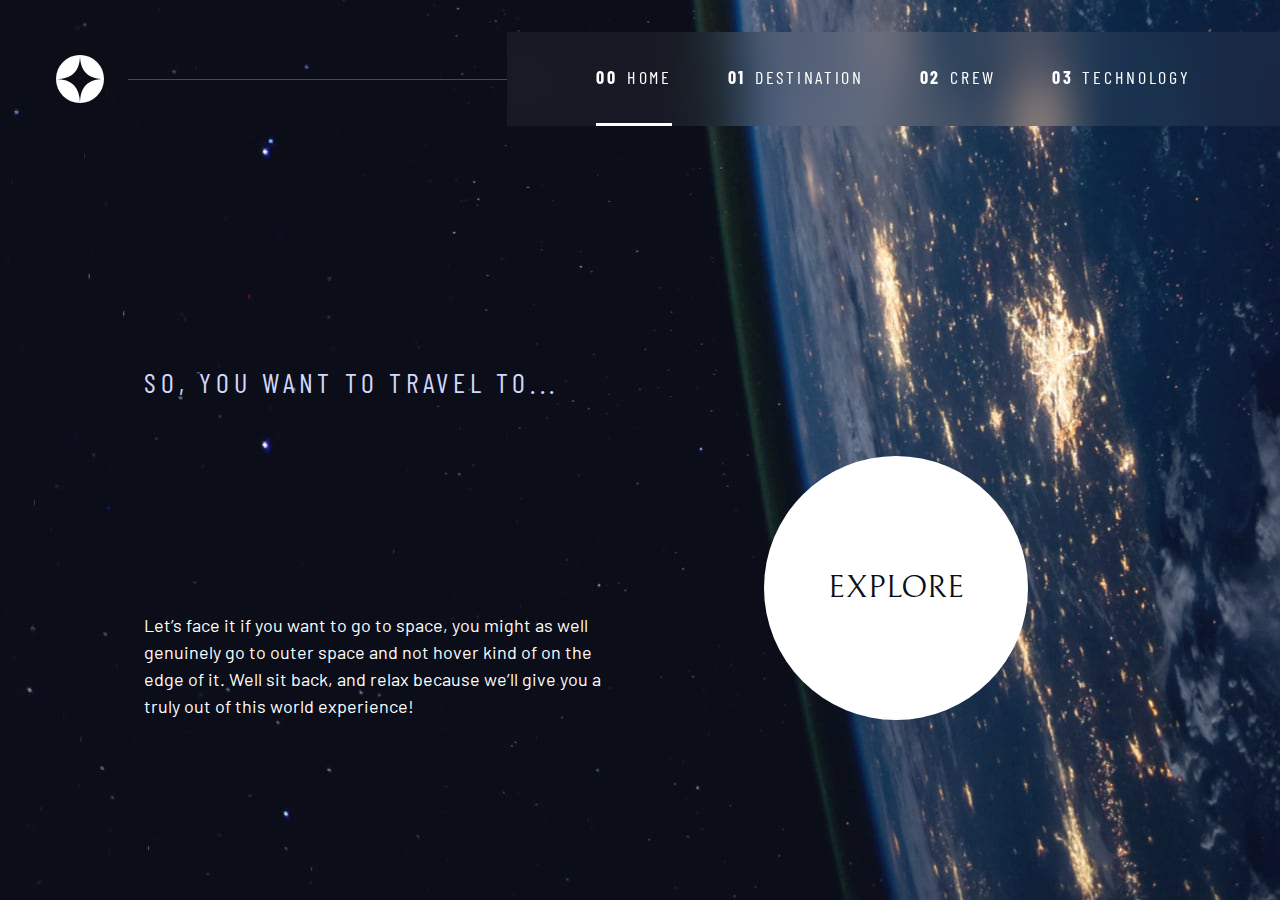
<file: index.html>
<!DOCTYPE html>
<html lang="en">
    <head>
        <meta charset="UTF-8">
        <meta name="viewport" content="width=device-width, initial-scale=1.0">

        <link rel="icon" type="image/png" sizes="32x32" href="./assets/favicon-32x32.png">
        <!-- Google fonts -->
        <link rel="preconnect" href="https://fonts.googleapis.com">
        <link rel="preconnect" href="https://fonts.gstatic.com" crossorigin>
        <link href="https://fonts.googleapis.com/css2?family=Barlow+Condensed:wght@400;700&family=Bellefair&family=Barlow:wght@400;700&display=swap"
            rel="stylesheet">
            <!-- Custom CSS -->
        <link rel="stylesheet" href="index.css">
        <title>Dream Space</title>
        <script src="navigation.js" defer></script>
        <script src="tabs.js" defer></script>
    </head>
    <body class="home">
        <header class="primary-header flex">
            <div>
                <img src="./assets/shared/logo.svg" alt="space tourism logo" class="logo">
            </div>
            <button class="mobile-nav-toggle" aria-controls="primary-navigation"><span class="sr-only" aria-expanded="false">Menu</span></button>
            <nav>
                <ul id="primary-navigation" data-visible="false" class="primary-navigation underline-indicators flex">
                    <li class="active"><a class="ff-sans-cond uppercase text-white letter-spacing-2" href="index.html"><span aria-hidden="true">00</span>Home</a>
                    <li><a class="ff-sans-cond uppercase text-white letter-spacing-2" href="destination.html"><span aria-hidden="true">01</span>Destination</a>
                    <li><a class="ff-sans-cond uppercase text-white letter-spacing-2" href="crew.html"><span aria-hidden="true">02</span>Crew</a>
                    <li><a class="ff-sans-cond uppercase text-white letter-spacing-2" href="technology.html"><span aria-hidden="true">03</span>Technology</a>
                </ul>
            </nav>
            <!-- ::after element -->
        </header>
        <main class="grid-container grid-container--home">
            <div>
              <h1 class="text-accent fs-500 ff-sans-cond uppercase letter-spacing-1">So, you want to travel to...
              <span class="d-block">
                <svg id="logo-svg" width="773" height="199" viewBox="0 0 773 199" fill="none" xmlns="http://www.w3.org/2000/svg">
                    <path d="M113.449 53.6364C112.384 44.6402 108.063 37.6562 100.487 32.6847C92.9115 27.7131 83.6193 25.2273 72.6108 25.2273C64.5616 25.2273 57.5185 26.5293 51.4816 29.1335C45.5038 31.7377 40.8281 35.3184 37.4546 39.8757C34.1402 44.433 32.483 49.6117 32.483 55.4119C32.483 60.2651 33.6371 64.4377 35.9453 67.9297C38.3128 71.3624 41.3312 74.2329 45.0007 76.5412C48.6702 78.7902 52.5173 80.6546 56.5419 82.1342C60.5665 83.5547 64.2656 84.7088 67.6392 85.5966L86.1051 90.5682C90.84 91.8111 96.1075 93.5275 101.908 95.7173C107.767 97.9072 113.36 100.896 118.687 104.684C124.073 108.413 128.512 113.207 132.004 119.066C135.496 124.925 137.242 132.116 137.242 140.639C137.242 150.464 134.667 159.342 129.518 167.273C124.428 175.204 116.97 181.507 107.146 186.183C97.38 190.858 85.5133 193.196 71.5455 193.196C58.5246 193.196 47.2498 191.095 37.7209 186.893C28.2512 182.691 20.7938 176.831 15.3487 169.315C9.96285 161.798 6.91479 153.068 6.20456 143.125H28.9318C29.5237 149.991 31.8319 155.672 35.8566 160.17C39.9404 164.609 45.0895 167.924 51.304 170.114C57.5777 172.244 64.3248 173.31 71.5455 173.31C79.9498 173.31 87.496 171.948 94.184 169.226C100.872 166.444 106.169 162.597 110.075 157.685C113.982 152.713 115.935 146.913 115.935 140.284C115.935 134.247 114.248 129.335 110.874 125.547C107.501 121.759 103.062 118.681 97.5575 116.314C92.0533 113.946 86.1051 111.875 79.7131 110.099L57.3409 103.707C43.1364 99.6236 31.8911 93.7938 23.6051 86.218C15.3191 78.6423 11.1761 68.7287 11.1761 56.4773C11.1761 46.2973 13.9283 37.4195 19.4325 29.8438C24.996 22.2088 32.4534 16.2902 41.8047 12.0881C51.2152 7.8267 61.7207 5.69601 73.321 5.69601C85.0398 5.69601 95.4565 7.79711 104.571 11.9993C113.686 16.1423 120.906 21.8241 126.233 29.0447C131.619 36.2654 134.46 44.4626 134.756 53.6364H113.449Z" fill="url(#paint0_linear_1_5)"/>
                    <path d="M173.441 190V8.18181H234.876C249.139 8.18181 260.799 10.7564 269.854 15.9055C278.969 20.9955 285.716 27.8906 290.096 36.5909C294.475 45.2912 296.665 54.9976 296.665 65.7102C296.665 76.4228 294.475 86.1589 290.096 94.9183C285.775 103.678 279.087 110.662 270.032 115.87C260.976 121.019 249.376 123.594 235.231 123.594H191.197V104.062H234.52C244.286 104.062 252.128 102.376 258.047 99.0021C263.965 95.6285 268.256 91.0713 270.92 85.3302C273.642 79.5301 275.003 72.9901 275.003 65.7102C275.003 58.4304 273.642 51.92 270.92 46.179C268.256 40.438 263.936 35.9399 257.958 32.6847C251.98 29.3703 244.049 27.7131 234.165 27.7131H195.458V190H173.441Z" fill="url(#paint1_linear_1_5)"/>
                    <path d="M321.035 190H297.953L364.714 8.18181H387.441L454.203 190H431.12L376.788 36.946H375.367L321.035 190ZM329.558 118.977H422.597V138.509H329.558V118.977Z" fill="url(#paint2_linear_1_5)"/>
                    <path d="M620.285 65H598.268C596.966 58.6671 594.687 53.1037 591.432 48.3097C588.236 43.5156 584.33 39.491 579.713 36.2358C575.156 32.9214 570.095 30.4356 564.532 28.7784C558.969 27.1212 553.168 26.2926 547.131 26.2926C536.123 26.2926 526.15 29.0743 517.213 34.6378C508.335 40.2012 501.263 48.3984 495.995 59.2294C490.787 70.0604 488.183 83.3475 488.183 99.0909C488.183 114.834 490.787 128.121 495.995 138.952C501.263 149.783 508.335 157.981 517.213 163.544C526.15 169.107 536.123 171.889 547.131 171.889C553.168 171.889 558.969 171.061 564.532 169.403C570.095 167.746 575.156 165.29 579.713 162.035C584.33 158.72 588.236 154.666 591.432 149.872C594.687 145.019 596.966 139.455 598.268 133.182H620.285C618.628 142.474 615.609 150.79 611.229 158.129C606.85 165.468 601.405 171.712 594.894 176.861C588.384 181.951 581.074 185.827 572.966 188.491C564.917 191.154 556.305 192.486 547.131 192.486C531.625 192.486 517.835 188.698 505.761 181.122C493.687 173.546 484.188 162.775 477.263 148.807C470.338 134.839 466.876 118.267 466.876 99.0909C466.876 79.9148 470.338 63.3428 477.263 49.375C484.188 35.4072 493.687 24.6354 505.761 17.0597C517.835 9.48389 531.625 5.69601 547.131 5.69601C556.305 5.69601 564.917 7.02769 572.966 9.69105C581.074 12.3544 588.384 16.2607 594.894 21.4098C601.405 26.4998 606.85 32.7142 611.229 40.0533C615.609 47.3331 618.628 55.6487 620.285 65Z" fill="url(#paint3_linear_1_5)"/>
                    <path d="M655.863 190V8.18181H765.593V27.7131H677.88V89.1477H759.911V108.679H677.88V170.469H767.013V190H655.863Z" fill="url(#paint4_linear_1_5)"/>
                    <path d="M113.449 53.6364C112.384 44.6402 108.063 37.6562 100.487 32.6847C92.9115 27.7131 83.6193 25.2273 72.6108 25.2273C64.5616 25.2273 57.5185 26.5293 51.4816 29.1335C45.5038 31.7377 40.8281 35.3184 37.4546 39.8757C34.1402 44.433 32.483 49.6117 32.483 55.4119C32.483 60.2651 33.6371 64.4377 35.9453 67.9297C38.3128 71.3624 41.3312 74.2329 45.0007 76.5412C48.6702 78.7902 52.5173 80.6546 56.5419 82.1342C60.5665 83.5547 64.2656 84.7088 67.6392 85.5966L86.1051 90.5682C90.84 91.8111 96.1075 93.5275 101.908 95.7173C107.767 97.9072 113.36 100.896 118.687 104.684C124.073 108.413 128.512 113.207 132.004 119.066C135.496 124.925 137.242 132.116 137.242 140.639C137.242 150.464 134.667 159.342 129.518 167.273C124.428 175.204 116.97 181.507 107.146 186.183C97.38 190.858 85.5133 193.196 71.5455 193.196C58.5246 193.196 47.2498 191.095 37.7209 186.893C28.2512 182.691 20.7938 176.831 15.3487 169.315C9.96285 161.798 6.91479 153.068 6.20456 143.125H28.9318C29.5237 149.991 31.8319 155.672 35.8566 160.17C39.9404 164.609 45.0895 167.924 51.304 170.114C57.5777 172.244 64.3248 173.31 71.5455 173.31C79.9498 173.31 87.496 171.948 94.184 169.226C100.872 166.444 106.169 162.597 110.075 157.685C113.982 152.713 115.935 146.913 115.935 140.284C115.935 134.247 114.248 129.335 110.874 125.547C107.501 121.759 103.062 118.681 97.5575 116.314C92.0533 113.946 86.1051 111.875 79.7131 110.099L57.3409 103.707C43.1364 99.6236 31.8911 93.7938 23.6051 86.218C15.3191 78.6423 11.1761 68.7287 11.1761 56.4773C11.1761 46.2973 13.9283 37.4195 19.4325 29.8438C24.996 22.2088 32.4534 16.2902 41.8047 12.0881C51.2152 7.8267 61.7207 5.69601 73.321 5.69601C85.0398 5.69601 95.4565 7.79711 104.571 11.9993C113.686 16.1423 120.906 21.8241 126.233 29.0447C131.619 36.2654 134.46 44.4626 134.756 53.6364H113.449Z" stroke="white" stroke-width="10" mask="url(#path-1-outside-1_1_5)"/>
                    <path d="M173.441 190V8.18181H234.876C249.139 8.18181 260.799 10.7564 269.854 15.9055C278.969 20.9955 285.716 27.8906 290.096 36.5909C294.475 45.2912 296.665 54.9976 296.665 65.7102C296.665 76.4228 294.475 86.1589 290.096 94.9183C285.775 103.678 279.087 110.662 270.032 115.87C260.976 121.019 249.376 123.594 235.231 123.594H191.197V104.062H234.52C244.286 104.062 252.128 102.376 258.047 99.0021C263.965 95.6285 268.256 91.0713 270.92 85.3302C273.642 79.5301 275.003 72.9901 275.003 65.7102C275.003 58.4304 273.642 51.92 270.92 46.179C268.256 40.438 263.936 35.9399 257.958 32.6847C251.98 29.3703 244.049 27.7131 234.165 27.7131H195.458V190H173.441Z" stroke="white" stroke-width="10" mask="url(#path-1-outside-1_1_5)"/>
                    <path d="M321.035 190H297.953L364.714 8.18181H387.441L454.203 190H431.12L376.788 36.946H375.367L321.035 190ZM329.558 118.977H422.597V138.509H329.558V118.977Z" stroke="white" stroke-width="10" mask="url(#path-1-outside-1_1_5)"/>
                    <path d="M620.285 65H598.268C596.966 58.6671 594.687 53.1037 591.432 48.3097C588.236 43.5156 584.33 39.491 579.713 36.2358C575.156 32.9214 570.095 30.4356 564.532 28.7784C558.969 27.1212 553.168 26.2926 547.131 26.2926C536.123 26.2926 526.15 29.0743 517.213 34.6378C508.335 40.2012 501.263 48.3984 495.995 59.2294C490.787 70.0604 488.183 83.3475 488.183 99.0909C488.183 114.834 490.787 128.121 495.995 138.952C501.263 149.783 508.335 157.981 517.213 163.544C526.15 169.107 536.123 171.889 547.131 171.889C553.168 171.889 558.969 171.061 564.532 169.403C570.095 167.746 575.156 165.29 579.713 162.035C584.33 158.72 588.236 154.666 591.432 149.872C594.687 145.019 596.966 139.455 598.268 133.182H620.285C618.628 142.474 615.609 150.79 611.229 158.129C606.85 165.468 601.405 171.712 594.894 176.861C588.384 181.951 581.074 185.827 572.966 188.491C564.917 191.154 556.305 192.486 547.131 192.486C531.625 192.486 517.835 188.698 505.761 181.122C493.687 173.546 484.188 162.775 477.263 148.807C470.338 134.839 466.876 118.267 466.876 99.0909C466.876 79.9148 470.338 63.3428 477.263 49.375C484.188 35.4072 493.687 24.6354 505.761 17.0597C517.835 9.48389 531.625 5.69601 547.131 5.69601C556.305 5.69601 564.917 7.02769 572.966 9.69105C581.074 12.3544 588.384 16.2607 594.894 21.4098C601.405 26.4998 606.85 32.7142 611.229 40.0533C615.609 47.3331 618.628 55.6487 620.285 65Z" stroke="white" stroke-width="10" mask="url(#path-1-outside-1_1_5)"/>
                    <path d="M655.863 190V8.18181H765.593V27.7131H677.88V89.1477H759.911V108.679H677.88V170.469H767.013V190H655.863Z" stroke="white" stroke-width="10" mask="url(#path-1-outside-1_1_5)"/>
                    </svg>
              </span></h1>
              <p>Let’s face it if you want to go to space, you might as well genuinely go to 
              outer space and not hover kind of on the edge of it. Well sit back, and relax 
              because we’ll give you a truly out of this world experience! </p>
            </div>
            <div>
              <a href="destination.html" class="large-button uppercase ff-serif text-dark bg-white">Explore</a>
            </div>
        </main>
    </body>
</html>
</file>
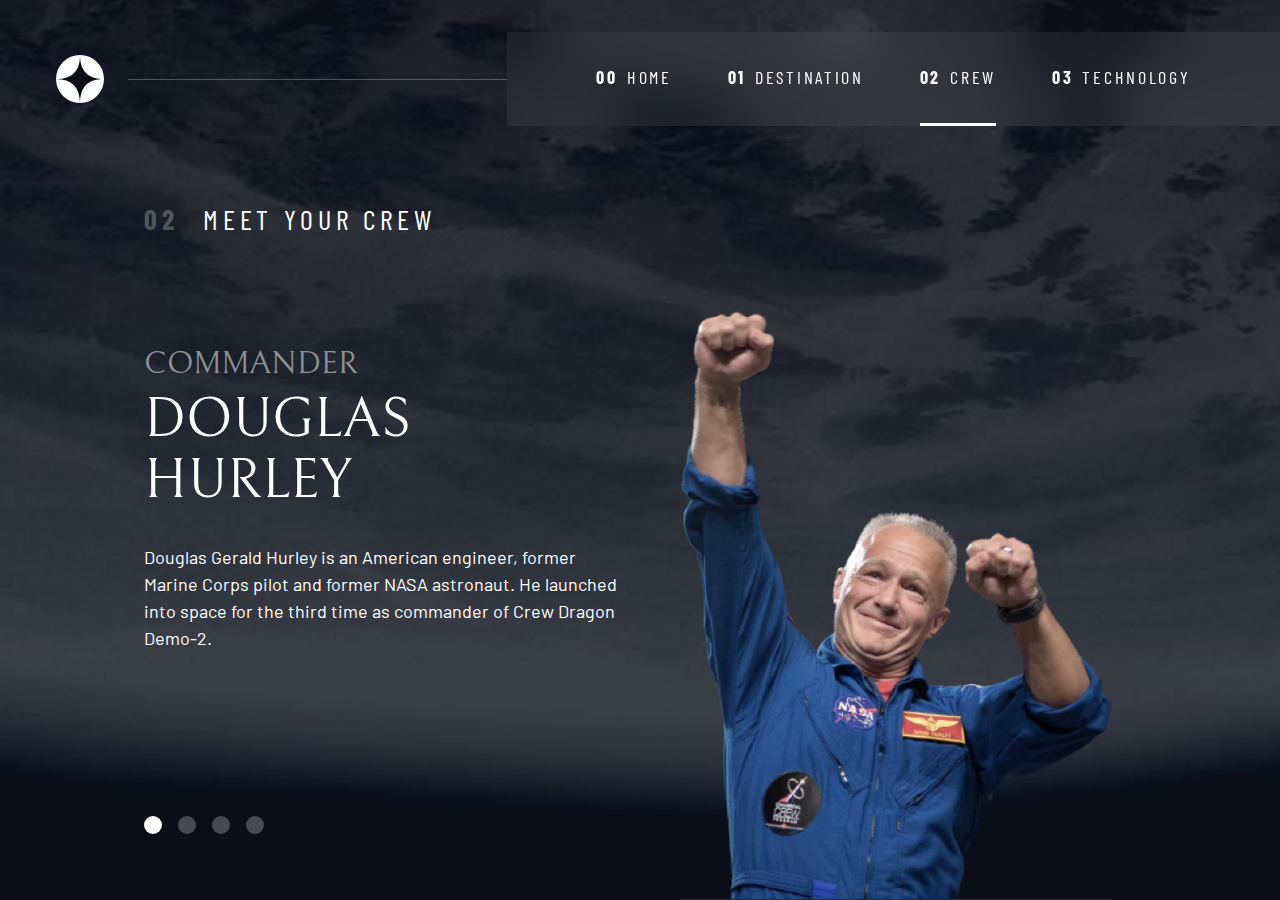
<file: crew.html>
<!DOCTYPE html>
<html lang="en">
    <head>
    <meta charset="UTF-8">
    <meta name="viewport" content="width=device-width, initial-scale=1.0">

    <link rel="icon" type="image/png" sizes="32x32" href="./assets/favicon-32x32.png">
    <!-- Google fonts -->
    <link rel="preconnect" href="https://fonts.googleapis.com">
    <link rel="preconnect" href="https://fonts.gstatic.com" crossorigin>
    <link href="https://fonts.googleapis.com/css2?family=Barlow+Condensed:wght@400;700&family=Bellefair&family=Barlow:wght@400;700&display=swap"
        rel="stylesheet">
        
    <!-- Our custom CSS -->
    <link rel="stylesheet" href="index.css">
    <title> Space Crew</title>
    <script src="navigation.js" defer></script>
    <script src="tabs.js" defer></script>

    </head>

    <body class="crew">
        <a class="skip-to-content" href="#main">Skip to content</a>
        <header class="primary-header flex">
            <div>
                <img src="./assets/shared/logo.svg" alt="space tourism logo" class="logo">
            </div>
                <button class="mobile-nav-toggle" aria-controls="primary-navigation"><span class="sr-only" aria-expanded="false">Menu</span></button>
            <nav> 
                <ul id="primary-navigation" data-visible="false" class="primary-navigation underline-indicators flex">
                    <li><a class="ff-sans-cond uppercase text-white letter-spacing-2" href="index.html"><span aria-hidden="true">00</span>Home</a>
                    <li><a class="ff-sans-cond uppercase text-white letter-spacing-2" href="destination.html"><span aria-hidden="true">01</span>Destination</a>
                    <li class="active"><a class="ff-sans-cond uppercase text-white letter-spacing-2" href="crew.html"><span aria-hidden="true">02</span>Crew</a>
                    <li><a class="ff-sans-cond uppercase text-white letter-spacing-2" href="technology.html"><span aria-hidden="true">03</span>Technology</a>
                </ul>
            </nav>
        </header>
        
        <main id="main" class="grid-container grid-container--crew flow">
            <h1 class="numbered-title"><span aria-hidden="true">02</span> Meet your crew</h1>
            
            <div class="dot-indicators flex" role="tablist" aria-label="crew member list">
                <button aria-selected="true" aria-controls="commander-tab" role="tab" data-image="commander-image" tabindex="0"><span class="sr-only">The commander</span></button>
                <button aria-selected="false" aria-controls="mission-tab" role="tab" data-image="mission-image" tabindex="-1"><span class="sr-only">The mission specialist</span></button>
                <button aria-selected="false" aria-controls="pilot-tab" role="tab" data-image="pilot-image" tabindex="-1"><span class="sr-only">The pilot</span></button>
                <button aria-selected="false" aria-controls="crew-tab" role="tab" data-image="crew-image" tabindex="-1"><span class="sr-only">The crew engineer</span></button>
            </div>
            
            <!-- commander -->
            <article class="crew-details flow" id="commander-tab" role="tabpanel" tabindex="0">
                <header class="flow flow--space-small">
                    <h2 class="fs-600 ff-serif uppercase">Commander</h2>
                    <p class="fs-700 uppercase ff-serif">Douglas Hurley</p>
                </header>
                <p>Douglas Gerald Hurley is an American engineer, former Marine Corps pilot 
                and former NASA astronaut. He launched into space for the third time as 
                commander of Crew Dragon Demo-2.</p>
            </article> 
            
            <!-- mission specialist -->
            <article hidden class="crew-details flow" id="mission-tab" role="tabpanel" tabindex="0">
                <header class="flow flow--space-small">
                    <h2 class="fs-600 ff-serif uppercase">Mission Specialist</h2>
                    <p class="fs-700 uppercase ff-serif">Mark SHuttleworth</p>
                </header>
                <p>Mark Richard Shuttleworth is the founder and CEO of Canonical, the company behind
                    the Linux-based Ubuntu operating system. Shuttleworth became the first South
                    African to travel to space as a space tourist.</p>
            </article> 
            
            <!-- pilot -->
            <article hidden class="crew-details flow" id="pilot-tab" role="tabpanel" tabindex="0">
                <header class="flow flow--space-small">
                    <h2 class="fs-600 ff-serif uppercase">Pilot</h2>
                    <p class="fs-700 uppercase ff-serif">Victor Glover</p>
                </header>
                <p>Pilot on the first operational flight of the SpaceX Crew Dragon to the
                    International Space Station. Glover is a commander in the U.S. Navy where
                    he pilots an F/A-18.He was a crew member of Expedition 64, and served as a
                    station systems flight engineer.</p>
            </article> 
            
            <!-- engineer -->
            <article hidden class="crew-details flow" id="crew-tab" role="tabpanel" tabindex="0">
                <header class="flow flow--space-small">
                    <h2 class="fs-600 ff-serif uppercase">Flight Engineer</h2>
                    <p class="fs-700 uppercase ff-serif">Anousheh Ansari</p>
                </header>
                <p>Anousheh Ansari is an Iranian American engineer and co-founder of Prodea Systems.
                    Ansari was the fourth self-funded space tourist, the first self-funded woman to
                    fly to the ISS, and the first Iranian in space.</p>
            </article> 
            
            
            <picture id="commander-image">
            <source srcset="assets/crew/image-douglas-hurley.webp" type="image/webp">
            <img src="assets/crew/image-douglas-hurley.png" alt="Douglas Hurley">
            </picture>
            <picture hidden id="mission-image">
            <source srcset="assets/crew/image-mark-shuttleworth.webp" type="image/webp">
            <img src="assets/crew/image-mark-shuttleworth.png" alt="Douglas Hurley">
            </picture>
            <picture hidden id="pilot-image">
            <source srcset="assets/crew/image-victor-glover.webp" type="image/webp">
            <img src="assets/crew/image-victor-glover.png" alt="Douglas Hurley">
            </picture>
            <picture hidden id="crew-image">
            <source srcset="assets/crew/image-anousheh-ansari.webp" type="image/webp">
            <img src="assets/crew/image-anousheh-ansari.png" alt="Douglas Hurley">
            </picture>
        </main>
    </body>
</html>
</file>
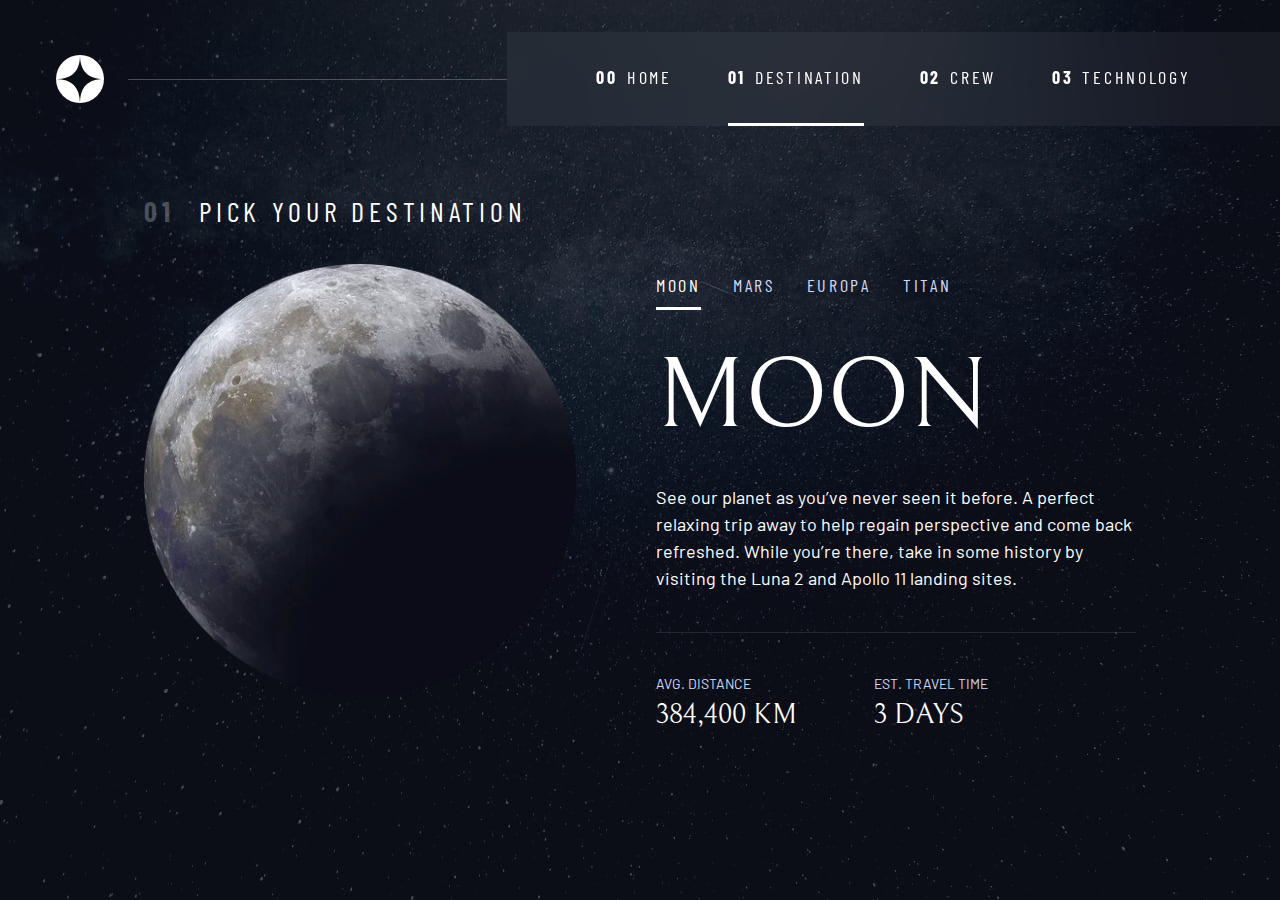
<file: destination.html>
<!DOCTYPE html>
<html lang="en">
    <head>
        <meta charset="UTF-8">
        <meta name="viewport" content="width=device-width, initial-scale=1.0">

        <link rel="icon" type="image/png" sizes="32x32" href="./assets/favicon-32x32.png">
        <!-- Google fonts -->
        <link rel="preconnect" href="https://fonts.googleapis.com">
        <link rel="preconnect" href="https://fonts.gstatic.com" crossorigin>
        <link href="https://fonts.googleapis.com/css2?family=Barlow+Condensed:wght@400;700&family=Bellefair&family=Barlow:wght@400;700&display=swap"
            rel="stylesheet">
            
        <!-- Our custom CSS -->
        <link rel="stylesheet" href="index.css">
        <title>Dream Destination</title>
        <script src="navigation.js" defer></script>
        <script src="tabs.js" defer></script>
    </head>
    <body class="destination">
        <a class="skip-to-content" href="#main">Skip to content</a>
        <header class="primary-header flex">
            <div>
            <img src="./assets/shared/logo.svg" alt="space tourism logo" class="logo">
            </div>
            <button class="mobile-nav-toggle" aria-controls="primary-navigation"><span class="sr-only" aria-expanded="false">Menu</span></button>
            <nav>
                <ul id="primary-navigation" data-visible="false" class="primary-navigation underline-indicators flex">
                    <li><a class="ff-sans-cond uppercase text-white letter-spacing-2" href="index.html"><span aria-hidden="true">00</span>Home</a>
                    <li class="active"><a class="ff-sans-cond uppercase text-white letter-spacing-2" href="destination.html"><span aria-hidden="true">01</span>Destination</a>
                    <li><a class="ff-sans-cond uppercase text-white letter-spacing-2" href="crew.html"><span aria-hidden="true">02</span>Crew</a>
                    <li><a class="ff-sans-cond uppercase text-white letter-spacing-2" href="technology.html"><span aria-hidden="true">03</span>Technology</a>
                </ul>
            </nav>
        </header>
    
        <main id="main" class="grid-container grid-container--destination flow">
            <h1 class="numbered-title"><span aria-hidden="true">01</span> Pick your destination</h1>
            
            <picture id="moon-image">
            <source srcset="assets/destination/image-moon.webp" type="image/webp">
            <img src="assets/destination/image-moon.png" alt="the moon">
            </picture>
            <picture hidden id="mars-image">
            <source srcset="assets/destination/image-mars.webp" type="image/webp">
            <img src="assets/destination/image-mars.png" alt="the planet mars">
            </picture>
            <picture hidden id="europa-image">
            <source srcset="assets/destination/image-europa.webp" type="image/webp">
            <img src="assets/destination/image-europa.png" alt="the planet europa">
            </picture>
            <picture hidden id="titan-image">
            <source srcset="assets/destination/image-titan.webp" type="image/webp">
            <img src="assets/destination/image-titan.png" alt="the moon titan">
            </picture>
            
            
            <div class="tab-list underline-indicators flex" role="tablist" aria-label="destination list">
                <button aria-selected="true" role="tab" aria-controls="moon-tab" class="uppercase ff-sans-cond text-accent letter-spacing-2" tabindex="0" data-image="moon-image">Moon</button>
                <button aria-selected="false" role="tab" aria-controls="mars-tab" class="uppercase ff-sans-cond text-accent letter-spacing-2" tabindex="-1" data-image="mars-image">Mars</button>
                <button aria-selected="false" role="tab" aria-controls="europa-tab" class="uppercase ff-sans-cond text-accent letter-spacing-2" tabindex="-1" data-image="europa-image">Europa</button>
                <button aria-selected="false" role="tab" aria-controls="titan-tab" class="uppercase ff-sans-cond text-accent letter-spacing-2" tabindex="-1" data-image="titan-image">Titan</button>
            </div>

            <!-- The moon -->
            <article class="destination-info flow" id="moon-tab" tabindex="0" role="tabpanel">
                 <h2 class="fs-800 uppercase ff-serif">Moon</h2>

                <p>See our planet as you’ve never seen it before. A perfect relaxing trip away to help 
                regain perspective and come back refreshed. While you’re there, take in some history 
                by visiting the Luna 2 and Apollo 11 landing sites.</p>
            
                <div class="destination-meta flex">
                    <div>
                        <h3 class="text-accent fs-200 uppercase">Avg. distance</h3>
                        <p class="ff-serif uppercase">384,400 km</p>
                    </div>
                    <div>
                        <h3 class="text-accent fs-200 uppercase">Est. travel time</h3>
                        <p class="ff-serif uppercase">3 days</p>
                    </div>
                </div>
            </article>
            
            <!-- Mars -->
            <article hidden class="destination-info flow" id="mars-tab" tabindex="0"  role="tabpanel">
                <h2 class="fs-800 uppercase ff-serif">Mars</h2>

                <p>Don’t forget to pack your hiking boots. You’ll need them to tackle Olympus Mons, 
                the tallest planetary mountain in our solar system. It’s two and a half times 
                the size of Everest!</p>
            
                <div class="destination-meta flex">
                    <div>
                        <h3 class="text-accent fs-200 uppercase">Avg. distance</h3>
                        <p class="ff-serif uppercase">225 mil. km</p>
                    </div>
                    <div>
                        <h3 class="text-accent fs-200 uppercase">Est. travel time</h3>
                        <p class="ff-serif uppercase">9 months</p>
                    </div>
                </div>
            </article>
            
            <!-- Europa -->
            <article hidden class="destination-info flow" id="europa-tab" tabindex="0"  role="tabpanel">
                 <h2 class="fs-800 uppercase ff-serif">Europa</h2>

                <p>The smallest of the four Galilean moons orbiting Jupiter, Europa is a 
                winter lover’s dream. With an icy surface, it’s perfect for a bit of 
                ice skating, curling, hockey, or simple relaxation in your snug 
                wintery cabin.</p>
                <div class="destination-meta flex">
                    <div>
                        <h3 class="text-accent fs-200 uppercase">Avg. distance</h3>
                        <p class="ff-serif uppercase">628 mil. km</p>
                    </div>
                    <div>
                        <h3 class="text-accent fs-200 uppercase">Est. travel time</h3>
                        <p class="ff-serif uppercase">3 years</p>
                    </div>
                </div>
            </article>
            
            <!-- Titan -->
            <article hidden class="destination-info flow" id="titan-tab" tabindex="0"  role="tabpanel">
                 <h2 class="fs-800 uppercase ff-serif">Titan</h2>

                <p>The only moon known to have a dense atmosphere other than Earth, Titan 
                is a home away from home (just a few hundred degrees colder!). As a 
                bonus, you get striking views of the Rings of Saturn.</p>
            
                <div class="destination-meta flex">
                    <div>
                        <h3 class="text-accent fs-200 uppercase">Avg. distance</h3>
                        <p class="ff-serif uppercase">1.6 bil. km</p>
                    </div>
                    <div>
                        <h3 class="text-accent fs-200 uppercase">Est. travel time</h3>
                        <p class="ff-serif uppercase">7 years</p>
                    </div>
                </div>
            </article>
        </main>
    </body>
</html>
</file>
<file: index.css>
/* ------------------- */
/* Custom properties   */
/* ------------------- */

:root {
    /* colors */
    --clr-dark: 230 35% 7%;
    --clr-light: 231 77% 90%;
    --clr-white: 0 0% 100%;
    
    /* font-sizes */
    --fs-900: clamp(5rem, 8vw + 1rem, 9.375rem);
    --fs-800: 3.5rem;
    --fs-700: 1.5rem;
    --fs-600: 1rem;
    --fs-500: 1rem;
    --fs-400: 0.9375rem;
    --fs-300: 1rem;
    --fs-200: 0.875rem;
    
    /* font-families */
    --ff-serif: "Bellefair", serif;
    --ff-sans-cond: "Barlow Condensed", sans-serif;
    --ff-sans-normal: "Barlow", sans-serif;
}

@media (min-width: 35em) {
    :root {
        --fs-800: 5rem;
        --fs-700: 2.5rem;
        --fs-600: 1.5rem;
        --fs-500: 1.25rem;
        --fs-400: 1rem;
    }
}

@media (min-width: 45em) {
    :root {
        /* font-sizes */
        --fs-800: 6.25rem;
        --fs-700: 3.5rem;
        --fs-600: 2rem;
        --fs-500: 1.75rem;
        --fs-400: 1.125rem;
    }
}


/* ------------------- */
/* Reset               */
/* ------------------- */

/* Box sizing */
*,
*::before,
*::after {
    box-sizing: border-box;
}

/* Reset margins */
body,
h1,
h2,
h3,
h4,
h5,
p,
figure,
picture {
    margin: 0; 
}

h1,
h2,
h3,
h4,
h5,
h6,
p {
    font-weight: 400;
}

/* set up the body */
body {
    font-family: var(--ff-sans-normal);
    font-size: var(--fs-400);
    color: hsl( var(--clr-white) );
    background-color: hsl( var(--clr-dark) );
    line-height: 1.5;
    min-height: 100vh;
    
    display: grid;
    grid-template-rows: min-content 1fr;
    
    overflow-x: hidden;
}

/* make images easier to work with */
img,
picutre {
    max-width: 100%;
    display: block;
}

/* make form elements easier to work with */
input,
button,
textarea,
select {
    font: inherit;
}

/* remove animations for people who've turned them off */
@media (prefers-reduced-motion: reduce) {  
  *,
  *::before,
  *::after {
    animation-duration: 0.01ms !important;
    animation-iteration-count: 1 !important;
    transition-duration: 0.01ms !important;
    scroll-behavior: auto !important;
  }
}


/* ------------------- */
/* Utility classes     */
/* ------------------- */

/* general */

.flex {
    display: flex;
    gap: var(--gap, 1rem);
}

.grid {
    display: grid;
    gap: var(--gap, 1rem);
}

.d-block {
    display: block;
}

.flow > *:where(:not(:first-child)) {
    margin-top: var(--flow-space, 1rem);
}

.flow--space-small {
    --flow-space: .5rem;
}

.container {
    padding-inline: 2em;
    margin-inline: auto;
    max-width: 80rem;
}

.sr-only {
  position: absolute; 
  width: 1px;
  height: 1px;
  padding: 0;
  margin: -1px; 
  overflow: hidden;
  clip: rect(0, 0, 0, 0);
  white-space: nowrap; /* added line */
  border: 0;
}

.skip-to-content {
    position: absolute;
    z-index: 9999;
    background: hsl( var(--clr-white) );
    color: hsl( var(--clr-dark) ); 
    padding: .5em 1em;
    margin-inline: auto;
    transform: translateY(-100%);
    transition: transform 250ms ease-in;
}

.skip-to-content:focus {
    transform: translateY(0);
}

/* colors */

.bg-dark { background-color: hsl( var(--clr-dark) );}
.bg-accent { background-color: hsl( var(--clr-light) );}
.bg-white { background-color: hsl( var(--clr-white) );}

.text-dark { color: hsl( var(--clr-dark) );}
.text-accent { color: hsl( var(--clr-light) );}
.text-white { color: hsl( var(--clr-white) );}

/* typography */

.ff-serif { font-family: var(--ff-serif); } 
.ff-sans-cond { font-family: var(--ff-sans-cond); } 
.ff-sans-normal { font-family: var(--ff-sans-normal); } 

.letter-spacing-1 { letter-spacing: 4.75px; } 
.letter-spacing-2 { letter-spacing: 2.7px; } 
.letter-spacing-3 { letter-spacing: 2.35px; } 

.uppercase { text-transform: uppercase; }

.fs-900 { font-size: var(--fs-900); }
.fs-800 { font-size: var(--fs-800); }
.fs-700 { font-size: var(--fs-700); }
.fs-600 { font-size: var(--fs-600); }
.fs-500 { font-size: var(--fs-500); }
.fs-400 { font-size: var(--fs-400); }
.fs-300 { font-size: var(--fs-300); }
.fs-200 { font-size: var(--fs-200); }

.fs-900,
.fs-800,
.fs-700,
.fs-600 {
    line-height: 1.1;
}

.numbered-title {
    font-family: var(--ff-sans-cond);
    font-size: var(--fs-500);
    text-transform: uppercase;
    letter-spacing: 4.72px; 
}

.numbered-title span {
    margin-right: .5em;
    font-weight: 700;
    color: hsl( var(--clr-white) / .25);
}


/* ------------------- */
/* Compontents         */
/* ------------------- */

.large-button {
    font-size: 2rem;
    position: relative;
    z-index: 1;
    display: inline-grid;
    place-items: center;
    padding: 0 2em;
    border-radius: 50%;
    aspect-ratio: 1;
    text-decoration: none;
}

.large-button::after {
    content: '';
    position: absolute;
    z-index: -1;
    width: 100%;
    height: 100%;
    background: hsl( var(--clr-white) / .1);
    border-radius: 50%;
    opacity: 0;
    transition: opacity 500ms linear, transform 750ms ease-in-out;
}
 
.large-button:hover::after,
.large-button:focus::after {
    opacity: 1;
    transform: scale(1.5);
}

/* primary-header */

.logo {
    margin: 1.5rem clamp(1.5rem, 5vw, 3.5rem);
}

.primary-header {
    justify-content: space-between;
    align-items: center;
}

.primary-navigation {
    --gap: clamp(1.5rem, 5vw, 3.5rem);
    --underline-gap: 2rem;
    list-style: none;
    padding: 0;
    margin: 0;
    background: hsl( var(--clr-white) / 0.05);
    backdrop-filter: blur(1.5rem);
}

.primary-navigation a {
    text-decoration: none;
}

.primary-navigation a > span {
    font-weight: 700;
    margin-right: .5em;
}

.mobile-nav-toggle {
    display: none;
}

@media (max-width: 35rem) {
    .primary-navigation {
        --underline-gap: .5rem;
        position: fixed;
        z-index: 1000;
        inset: 0 0 0 30%;
        list-style: none;
        padding: min(20rem, 15vh) 2rem;
        margin: 0;
        flex-direction: column;
        transform: translateX(100%);
        transition: transform 500ms ease-in-out;
    }
    
    .primary-navigation[data-visible="true"] {
        transform: translateX(0);
    }
    
    .primary-navigation.underline-indicators > .active {
       border: 0;
    }
    
    .mobile-nav-toggle {
        display: block;
        position: absolute;
        z-index: 2000;
        right: 1rem;
        top: 2rem;
        background: transparent;
        background-image: url(./assets/shared/icon-hamburger.svg);
        background-repeat: no-repeat;
        background-position: center;
        width: 1.5rem;
        aspect-ratio: 1;
        border: 0;
    }
    
    .mobile-nav-toggle[aria-expanded="true"] {
        background-image: url(./assets/shared/icon-close.svg);
    }
    
    .mobile-nav-toggle:focus-visible {
        outline: 5px solid white;
        outline-offset: 5px;
    }
    
}

@media (min-width: 35em) {
    .primary-navigation {
        padding-inline: clamp(3rem, 7vw, 7rem);
    }
}

@media (min-width: 35em) and (max-width: 44.999em) {
    .primary-navigation a > span {
        display: none;
    }
}

@media (min-width: 45em) {
    
     .primary-header::after {
         content: '';
         display: block;
         position: relative;
         height: 1px;
         width: 100%;
         margin-right: -2.5rem;
         background: hsl( var(--clr-white) / .25);
         order: 1;
     }
     
    nav {
        order: 2;
    }
    
    .primary-navigation {
        margin-block: 2rem;
    }
    
   
}


.underline-indicators > * {
    cursor: pointer;
    padding: var(--underline-gap, .5rem) 0;
    border: 0;
    border-bottom: .2rem solid hsl( var(--clr-white) / 0 );
    background-color: transparent;
}

.underline-indicators > *:hover,
.underline-indicators > *:focus {
    border-color: hsl( var(--clr-white) / .5);
}

.underline-indicators > .active,
.underline-indicators > [aria-selected="true"] {
    color: hsl( var(--clr-white) / 1);
    border-color: hsl( var(--clr-white) / 1); 
}

.tab-list {
    --gap: 2rem;
}

.dot-indicators > * {
    cursor: pointer;
    border: 0;
    border-radius: 50%;
    padding: .5em;
    background-color: hsl( var(--clr-white) / .25);
}
 
.dot-indicators > *:hover,
.dot-indicators > *:focus { 
    background-color: hsl( var(--clr-white) / .5);
}

.dot-indicators > [aria-selected="true"] {
    background-color: hsl( var(--clr-white) / 1); 
}


/* ----------------------------- */
/* Page specific background      */
/* ----------------------------- */

body {
    background-size: cover;
    background-position: bottom center;
}

/* home */
.home {
    background-image: url(./assets/home/background-home-mobile.jpg);
}

@media (min-width: 35rem) {
    .home {
        background-position: center center;
        background-image: url(./assets/home/background-home-tablet.jpg);
    }
}

@media (min-width: 45rem) {
    .home {
        background-image: url(./assets/home/background-home-desktop.jpg);
    }
} 

/* destination */
.destination {
    background-image: url(./assets/destination/background-destination-mobile.jpg);
}

@media (min-width: 35rem) {
    .destination {
        background-position: center center;
        background-image: url(./assets/destination/background-destination-tablet.jpg);
    }
}

@media (min-width: 45rem) {
    .destination {
        background-image: url(./assets/destination/background-destination-desktop.jpg);
    }
} 

/* crew */
.crew {
    background-image: url(./assets/crew/background-crew-mobile.jpg);
}

@media (min-width: 35rem) {
    .crew {
        background-position: center center;
        background-image: url(./assets/crew/background-crew-tablet.jpg);
    }
}

/* ----------------------------- */
/* Layout                        */
/* ----------------------------- */


.grid-container {
    text-align: center;
    display: grid;
    place-items: center;
    padding-inline: 1rem;
    padding-bottom: 4rem;
}

.grid-container p:not([class]) {
    max-width: 50ch;
}

.numbered-title {
    grid-area: title;
}

/* destination layout */

.grid-container--destination {
    --flow-space: 2rem;
    grid-template-areas: 
        'title'
        'image'
        'tabs'
        'content';
}

.grid-container--destination > picture {
    grid-area: image;
    max-width: 60%;
    align-self: start;
}

.grid-container--destination > .tab-list {
    grid-area: tabs;
}

.grid-container--destination > .destination-info {
    grid-area: content;
}

.destination-meta {
    flex-direction: column;
    border-top: 1px solid hsl( var(--clr-white) / .1);
    padding-top: 2.5rem;
    margin-top: 2.5rem;
}

.destination-meta p {
    font-size: 1.75rem;
}

/* crew layout */

.grid-container--crew {
    --flow-space: 2rem;
    grid-template-areas: 
        'title'
        'image'
        'tabs'
        'content';
}

.grid-container--crew > picture {
    grid-area: image;
    max-width: 60%;
    border-bottom: 1px solid hsl( var(--clr-white) / .1);
}

.grid-container--crew > .dot-indicators {
    grid-area: tabs;
}

.grid-container--crew > .crew-details {
    grid-area: content;
}

.crew-details h2 {
    color: hsl( var(--clr-white) / .5);
}

@media (min-width: 35em) {
    .numbered-title {
        justify-self: start;
        margin-top: 2rem;
    }
    
    .destination-meta {
        flex-direction: row;
        justify-content: space-evenly;
    }
    
    .grid-container--crew {
        padding-bottom: 0;
        grid-template-areas: 
            'title'
            'content'
            'tabs'
            'image';
    }
    
    
}

@media (min-width: 45em) {
    .grid-container {
        text-align: left;
        column-gap: var(--container-gap, 2rem);
        grid-template-columns: minmax(1rem, 1fr) repeat(2, minmax(0, 30rem)) minmax(1rem, 1fr);
    }
    
    .grid-container--home {
        padding-bottom: max(6rem, 20vh);
        align-items: end;
    }
    
    .grid-container--home > *:first-child {
        grid-column: 2;
    }

    .grid-container--home > *:last-child {
        grid-column: 3;
    }
    
    .grid-container--destination {
        justify-items: start;
        align-content: start;
        grid-template-areas: 
            '. title title .'
            '. image tabs .'
            '. image content .';
    }
    
    .grid-container--destination > picture,
    .grid-container--crew > picture {
        max-width: 90%;
    }
     
    .destination-meta {
        --gap: min(6vw, 6rem);
        justify-content: start;
    }
    
    .grid-container--crew {
        grid-template-areas: 
            '. title title .'
            '. content image .'
            '. tabs image .';
    }

    .grid-container--crew > .dot-indicators {
        justify-self: start;
    }

    .grid-container--crew > picture {
        align-self: end;
    }
}

/* ----------------------------- */
/* Space animation               */
/* ----------------------------- */

#logo-svg {
    animation: fill 2s ease forwards 1.4s;
    width: 400px;
}

#logo-svg path:nth-child(6) {
    stroke-dasharray: 929.91;
    stroke-dashoffset: 929.91;
    animation: line-anim 2s ease forwards 1s;
}

#logo-svg path:nth-child(7) {
    stroke-dasharray: 891.95;
    stroke-dashoffset: 891.95;
    animation: line-anim 2s ease forwards 1.2s;
}

#logo-svg path:nth-child(8) {
    stroke-dasharray: 1007.65;
    stroke-dashoffset: 1007.65;
    animation: line-anim 2s ease forwards 1.2s;
}

#logo-svg path:nth-child(9) {
    stroke-dasharray: 876.68;
    stroke-dashoffset: 876.68;
    animation: line-anim 2s ease forwards 1.2s;
}

#logo-svg path:nth-child(10) {
    stroke-dasharray: 925.42;
    stroke-dashoffset: 925.42;
    animation: line-anim 2s ease forwards 1.2s;
}
@keyframes line-anim {
    to {
        stroke-dashoffset: 0;
    }
}

@keyframes fill {
    from {
        fill: transparent;
    }
    to {
        fill: rgb(255, 255, 255);
    }
}
</file>
